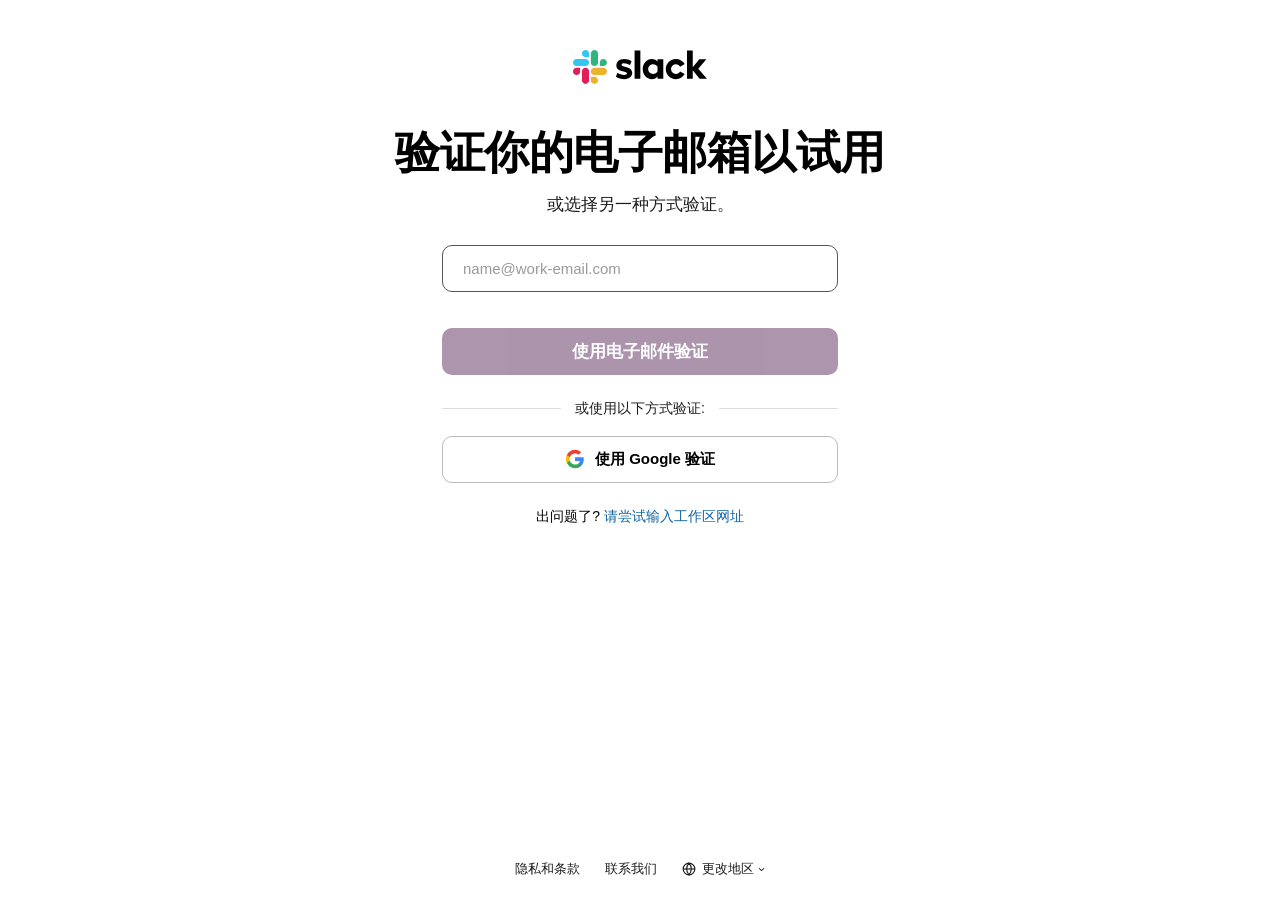
<file: index.html>
<!DOCTYPE html>
<html lang="zh-CN">
<head>
  <meta charset="UTF-8" />
  <meta name="viewport" content="width=device-width, initial-scale=1.0" />
  <title>登录 Slack</title>
  <link rel="icon" type="image/svg+xml" href="favicon.svg" />
  <link rel="stylesheet" href="style.css" />
</head>
<body>
  <main class="container">
    <div class="logo">
      <img src="slack-logo.svg" alt="Slack" />
    </div>

    <h1 class="title">验证你的电子邮箱以试用</h1>
    <p class="subtitle">或选择另一种方式验证。</p>

    <form id="login-form" class="login-form" novalidate>
      <input
        id="email"
        name="email"
        type="email"
        class="email-input"
        placeholder="name@work-email.com"
        autocomplete="email"
        required
      />
      <p id="email-error" class="email-error" role="alert" aria-live="polite"></p>
      <button type="submit" class="email-btn" id="email-btn" disabled>使用电子邮件验证</button>
    </form>

    <div class="divider">
      <span>或使用以下方式验证:</span>
    </div>

    <div class="sso-buttons">
      <button type="button" class="sso-btn" id="google-btn">
        <svg width="20" height="20" viewBox="0 0 24 24" xmlns="http://www.w3.org/2000/svg" aria-hidden="true">
          <path fill="#4285F4" d="M22.56 12.25c0-.78-.07-1.53-.2-2.25H12v4.26h5.92c-.26 1.37-1.04 2.53-2.21 3.31v2.77h3.57c2.08-1.92 3.28-4.74 3.28-8.09z"/>
          <path fill="#34A853" d="M12 23c2.97 0 5.46-.98 7.28-2.66l-3.57-2.77c-.98.66-2.23 1.06-3.71 1.06-2.86 0-5.29-1.93-6.16-4.53H2.18v2.84C3.99 20.53 7.7 23 12 23z"/>
          <path fill="#FBBC05" d="M5.84 14.1c-.22-.66-.35-1.36-.35-2.1s.13-1.44.35-2.1V7.07H2.18C1.43 8.55 1 10.22 1 12s.43 3.45 1.18 4.93l2.85-2.22.81-.61z"/>
          <path fill="#EA4335" d="M12 5.38c1.62 0 3.06.56 4.21 1.64l3.15-3.15C17.45 2.09 14.97 1 12 1 7.7 1 3.99 3.47 2.18 7.07l3.66 2.84C6.71 7.31 9.14 5.38 12 5.38z"/>
        </svg>
        <span>使用 Google 验证</span>
      </button>
    </div>

    <p class="help-text">
      出问题了?
      <a href="#" id="workspace-link">请尝试输入工作区网址</a>
    </p>
  </main>

  <footer class="footer">
    <a href="#">隐私和条款</a>
    <a href="#">联系我们</a>
    <a href="#" class="region">
      <svg width="14" height="14" viewBox="0 0 24 24" fill="none" stroke="currentColor" stroke-width="2" xmlns="http://www.w3.org/2000/svg">
        <circle cx="12" cy="12" r="10"/>
        <line x1="2" y1="12" x2="22" y2="12"/>
        <path d="M12 2a15.3 15.3 0 0 1 4 10 15.3 15.3 0 0 1-4 10 15.3 15.3 0 0 1-4-10 15.3 15.3 0 0 1 4-10z"/>
      </svg>
      更改地区
      <span class="caret">›</span>
    </a>
  </footer>

  <script src="app.js"></script>
</body>
</html>
</file>
<file: style.css>
* {
  box-sizing: border-box;
  margin: 0;
  padding: 0;
}

html, body {
  height: 100%;
}

body {
  font-family: "Lato", "Helvetica Neue", Helvetica, -apple-system, BlinkMacSystemFont,
    "PingFang SC", "Microsoft YaHei", "Segoe UI", Arial, sans-serif;
  background: #fff;
  color: #000;
  -webkit-font-smoothing: antialiased;
  display: flex;
  flex-direction: column;
  min-height: 100%;
}

.container {
  flex: 1;
  max-width: 648px;
  width: 100%;
  margin: 0 auto;
  padding: 50px 24px 24px;
  text-align: center;
}

.logo {
  display: inline-flex;
  align-items: center;
  justify-content: center;
  margin-bottom: 43px;
}

.logo img {
  height: 34px;
  width: auto;
  display: block;
}

.title {
  font-size: 45px;
  font-weight: 900;
  line-height: 1.15;
  margin-bottom: 14px;
  color: #000;
  letter-spacing: -0.5px;
}

.subtitle {
  font-size: 17px;
  color: #1d1c1d;
  margin-bottom: 29px;
  font-weight: 500;
}

.login-form {
  max-width: 396px;
  margin: 0 auto;
  display: flex;
  flex-direction: column;
  gap: 11px;
}

.email-input {
  width: 100%;
  height: 47px;
  padding: 0 20px;
  font-size: 15px;
  border: 1px solid #555;
  border-radius: 10px;
  background: #fff;
  color: #000;
  outline: none;
  transition: border-color 0.15s, box-shadow 0.15s;
}

.email-input::placeholder {
  color: #9a9a9a;
}

.email-input:focus {
  border-color: #1264a3;
  box-shadow: 0 0 0 1px #1264a3;
}

.email-input.invalid {
  border-color: #e01e5a;
  box-shadow: 0 0 0 1px #e01e5a;
}

.email-error {
  min-height: 18px;
  margin: -4px 0 0;
  font-size: 13px;
  color: #e01e5a;
  text-align: left;
  padding: 0 6px;
  font-weight: 500;
}

.email-btn {
  width: 100%;
  height: 47px;
  background: #4a154b;
  color: #fff;
  border: none;
  border-radius: 10px;
  font-size: 17px;
  font-weight: 800;
  cursor: pointer;
  transition: background 0.15s, box-shadow 0.15s;
}

.email-btn:hover {
  background: #3f1140;
  box-shadow: 0 1px 4px rgba(0, 0, 0, 0.15);
}

.email-btn:active {
  background: #350e36;
}

.email-btn:disabled {
  background: #4a154b;
  opacity: 0.45;
  cursor: not-allowed;
  box-shadow: none;
}

.divider {
  max-width: 396px;
  margin: 25px auto 18px;
  display: flex;
  align-items: center;
  gap: 14px;
  color: #1d1c1d;
  font-size: 14px;
  font-weight: 500;
}

.divider::before,
.divider::after {
  content: "";
  flex: 1;
  height: 1px;
  background: #dddddd;
}

.sso-buttons {
  max-width: 396px;
  margin: 0 auto;
  display: grid;
  grid-template-columns: 1fr;
  gap: 11px;
}

.sso-btn {
  height: 47px;
  background: #fff;
  border: 1px solid #bbbbbb;
  border-radius: 10px;
  font-size: 15px;
  font-weight: 800;
  color: #000;
  cursor: pointer;
  display: inline-flex;
  align-items: center;
  justify-content: center;
  gap: 10px;
  transition: border-color 0.15s, box-shadow 0.15s, background 0.15s;
}

.sso-btn:hover {
  border-color: #868686;
  box-shadow: 0 1px 4px rgba(0, 0, 0, 0.08);
}

.sso-btn:active {
  background: #f8f8f8;
}

.help-text {
  margin-top: 25px;
  font-size: 14px;
  color: #000;
  font-weight: 500;
}

.help-text a {
  color: #1264a3;
  text-decoration: none;
}

.help-text a:hover {
  text-decoration: underline;
}

.footer {
  padding: 22px;
  display: flex;
  justify-content: center;
  gap: 25px;
  font-size: 13px;
  color: #1d1c1d;
  flex-wrap: wrap;
  font-weight: 500;
}

.footer a {
  color: #1d1c1d;
  text-decoration: none;
  display: inline-flex;
  align-items: center;
  gap: 6px;
}

.footer a:hover {
  text-decoration: underline;
}

.footer .caret {
  font-size: 13px;
  transform: rotate(90deg);
  display: inline-block;
}

@media (max-width: 600px) {
  .title {
    font-size: 29px;
  }
  .subtitle {
    font-size: 14px;
  }
  .container {
    padding-top: 29px;
  }
}
</file>
